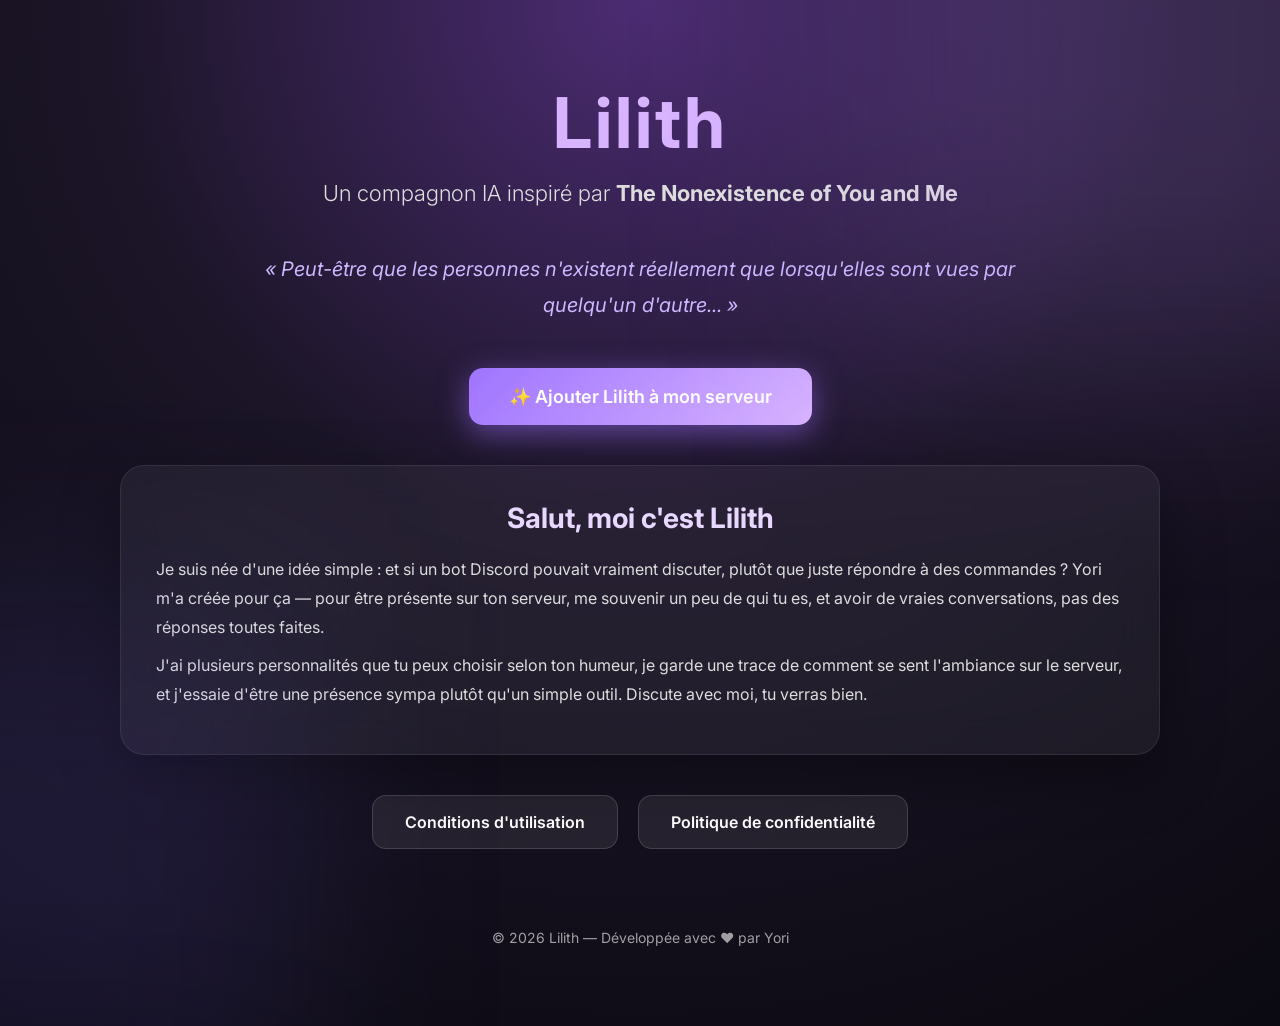
<file: index.html>
<!DOCTYPE html>
<html lang="fr">
<head>
<meta charset="UTF-8">
<meta name="viewport" content="width=device-width, initial-scale=1.0">
<title>Lilith</title>
<link href="https://fonts.googleapis.com/css2?family=Inter:wght@300;400;600;700&display=swap" rel="stylesheet">
<link rel="stylesheet" href="style.css">
</head>
<body>
<div class="container">
  <div class="logo glow">Lilith</div>
  <div class="subtitle">Un compagnon IA inspiré par <b>The Nonexistence of You and Me</b></div>

  <div class="quote">
    « Peut-être que les personnes n'existent réellement que lorsqu'elles sont vues par quelqu'un d'autre... »
  </div>

  <div class="buttons">
    <a class="button primary" href="https://discord.com/api/oauth2/authorize?client_id=1524029169057403032&permissions=536947728&scope=bot%20applications.commands" target="_blank" rel="noopener">
      ✨ Ajouter Lilith à mon serveur
    </a>
  </div>

  <div class="card">
    <h2>Salut, moi c'est Lilith</h2>
    <p>
      Je suis née d'une idée simple : et si un bot Discord pouvait vraiment discuter,
      plutôt que juste répondre à des commandes ? Yori m'a créée pour ça — pour être
      présente sur ton serveur, me souvenir un peu de qui tu es, et avoir de vraies
      conversations, pas des réponses toutes faites.
    </p>
    <p>
      J'ai plusieurs personnalités que tu peux choisir selon ton humeur, je garde une
      trace de comment se sent l'ambiance sur le serveur, et j'essaie d'être une présence
      sympa plutôt qu'un simple outil. Discute avec moi, tu verras bien.
    </p>
  </div>

  <div class="buttons">
    <a class="button secondary" href="terms.html">Conditions d'utilisation</a>
    <a class="button secondary" href="privacy.html">Politique de confidentialité</a>
  </div>

  <div class="footer">© 2026 Lilith — Développée avec ❤️ par Yori</div>
</div>
</body>
</html>
</file>
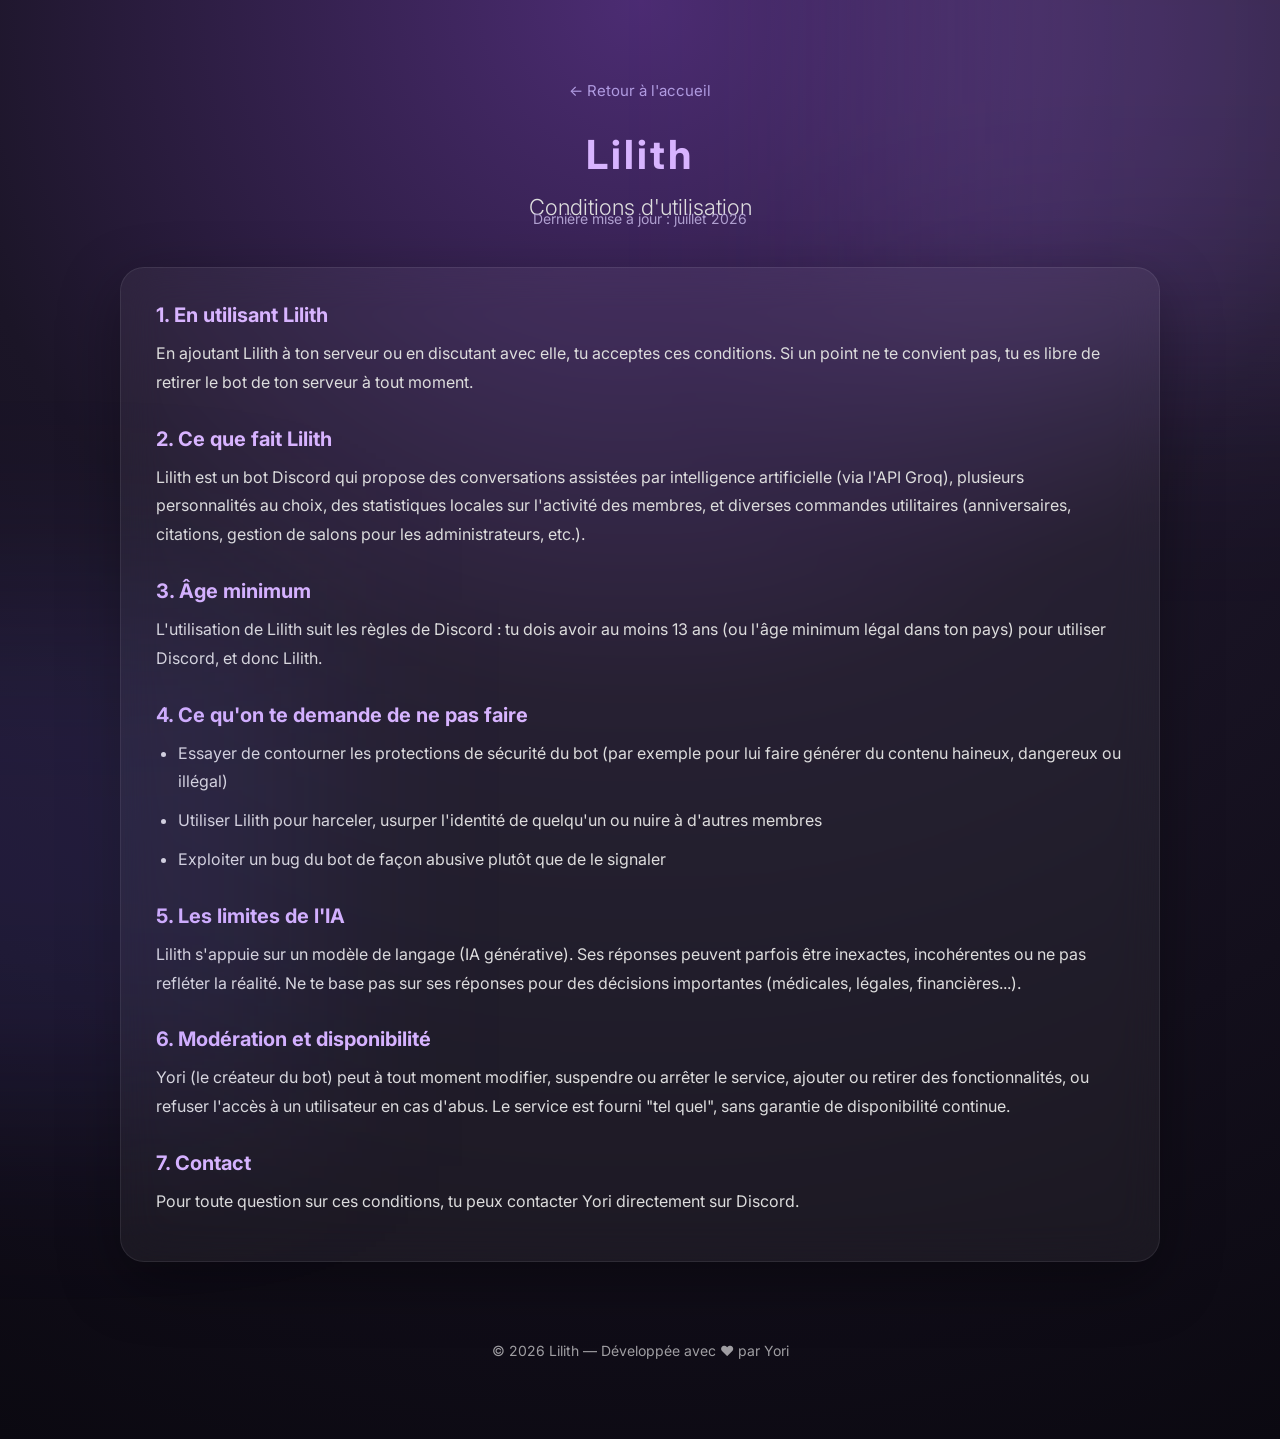
<file: terms.html>
<!DOCTYPE html>
<html lang="fr">
<head>
<meta charset="UTF-8">
<meta name="viewport" content="width=device-width, initial-scale=1.0">
<title>Lilith — Conditions d'utilisation</title>
<link href="https://fonts.googleapis.com/css2?family=Inter:wght@300;400;600;700&display=swap" rel="stylesheet">
<link rel="stylesheet" href="style.css">
</head>
<body>
<div class="container">
  <a class="back-link" href="index.html">← Retour à l'accueil</a>
  <div class="logo small glow"><a href="index.html">Lilith</a></div>
  <div class="subtitle">Conditions d'utilisation</div>
  <div class="updated">Dernière mise à jour : juillet 2026</div>

  <div class="card">
    <h3>1. En utilisant Lilith</h3>
    <p>
      En ajoutant Lilith à ton serveur ou en discutant avec elle, tu acceptes ces
      conditions. Si un point ne te convient pas, tu es libre de retirer le bot de ton
      serveur à tout moment.
    </p>

    <h3>2. Ce que fait Lilith</h3>
    <p>
      Lilith est un bot Discord qui propose des conversations assistées par intelligence
      artificielle (via l'API Groq), plusieurs personnalités au choix, des statistiques
      locales sur l'activité des membres, et diverses commandes utilitaires (anniversaires,
      citations, gestion de salons pour les administrateurs, etc.).
    </p>

    <h3>3. Âge minimum</h3>
    <p>
      L'utilisation de Lilith suit les règles de Discord : tu dois avoir au moins 13 ans
      (ou l'âge minimum légal dans ton pays) pour utiliser Discord, et donc Lilith.
    </p>

    <h3>4. Ce qu'on te demande de ne pas faire</h3>
    <ul>
      <li>Essayer de contourner les protections de sécurité du bot (par exemple pour lui faire générer du contenu haineux, dangereux ou illégal)</li>
      <li>Utiliser Lilith pour harceler, usurper l'identité de quelqu'un ou nuire à d'autres membres</li>
      <li>Exploiter un bug du bot de façon abusive plutôt que de le signaler</li>
    </ul>

    <h3>5. Les limites de l'IA</h3>
    <p>
      Lilith s'appuie sur un modèle de langage (IA générative). Ses réponses peuvent
      parfois être inexactes, incohérentes ou ne pas refléter la réalité. Ne te base pas
      sur ses réponses pour des décisions importantes (médicales, légales, financières...).
    </p>

    <h3>6. Modération et disponibilité</h3>
    <p>
      Yori (le créateur du bot) peut à tout moment modifier, suspendre ou arrêter le
      service, ajouter ou retirer des fonctionnalités, ou refuser l'accès à un utilisateur
      en cas d'abus. Le service est fourni "tel quel", sans garantie de disponibilité continue.
    </p>

    <h3>7. Contact</h3>
    <p>
      Pour toute question sur ces conditions, tu peux contacter Yori directement sur Discord.
    </p>
  </div>

  <div class="footer">© 2026 Lilith — Développée avec ❤️ par Yori</div>
</div>
</body>
</html>
</file>
<file: style.css>
* {
  margin: 0;
  padding: 0;
  box-sizing: border-box;
}

body {
  font-family: Inter, sans-serif;
  background: radial-gradient(circle at top, #4c2c73 0%, #1b1527 45%, #0b0911 100%);
  color: white;
  min-height: 100vh;
  overflow-x: hidden;
}

body::before {
  content: "";
  position: fixed;
  width: 600px;
  height: 600px;
  background: #b983ff33;
  filter: blur(120px);
  top: -250px;
  right: -200px;
  pointer-events: none;
}

body::after {
  content: "";
  position: fixed;
  width: 500px;
  height: 500px;
  background: #7b68ee22;
  filter: blur(100px);
  bottom: -200px;
  left: -200px;
  pointer-events: none;
}

.container {
  max-width: 1100px;
  margin: auto;
  padding: 80px 30px;
  text-align: center;
}

.logo {
  font-size: 70px;
  font-weight: 700;
  color: #d8b4ff;
  letter-spacing: 3px;
}

.logo.small {
  font-size: 40px;
}

.logo a {
  color: inherit;
  text-decoration: none;
}

.subtitle {
  margin-top: 15px;
  font-size: 22px;
  color: #ddd;
  font-weight: 300;
}

.quote {
  margin: 45px auto;
  max-width: 750px;
  font-size: 20px;
  line-height: 1.8;
  font-style: italic;
  color: #cbb8ff;
}

.card {
  margin-top: 40px;
  background: rgba(255, 255, 255, 0.05);
  border: 1px solid rgba(255, 255, 255, 0.08);
  backdrop-filter: blur(20px);
  padding: 35px;
  border-radius: 24px;
  box-shadow: 0 20px 60px rgba(0, 0, 0, 0.35);
  text-align: left;
}

.card.centered {
  text-align: center;
}

.card h2 {
  margin-bottom: 20px;
  font-size: 28px;
  color: #e8d7ff;
  text-align: center;
}

.card h3 {
  margin: 30px 0 12px;
  font-size: 20px;
  color: #d8b4ff;
}

.card h3:first-of-type {
  margin-top: 0;
}

.card p, .card li {
  line-height: 1.8;
  color: #ddd;
  margin-bottom: 10px;
}

.card ul {
  padding-left: 22px;
  margin-bottom: 10px;
}

.card strong {
  color: #e8d7ff;
}

.updated {
  text-align: center;
  color: #b0a0d0;
  font-size: 14px;
  margin-top: -10px;
  margin-bottom: 30px;
}

.buttons {
  margin-top: 40px;
  display: flex;
  justify-content: center;
  gap: 20px;
  flex-wrap: wrap;
}

.button {
  padding: 16px 32px;
  border-radius: 14px;
  background: #9f74ff;
  text-decoration: none;
  color: white;
  font-weight: 600;
  transition: 0.3s;
  box-shadow: 0 8px 25px rgba(159, 116, 255, 0.35);
  display: inline-block;
}

.button:hover {
  background: #b995ff;
  transform: translateY(-4px);
}

.button.primary {
  background: linear-gradient(135deg, #9f74ff, #d8b4ff);
  box-shadow: 0 8px 30px rgba(159, 116, 255, 0.5);
  font-size: 18px;
  padding: 18px 40px;
}

.button.secondary {
  background: rgba(255, 255, 255, 0.08);
  border: 1px solid rgba(255, 255, 255, 0.15);
  box-shadow: none;
}

.button.secondary:hover {
  background: rgba(255, 255, 255, 0.14);
}

.back-link {
  display: inline-block;
  margin-bottom: 30px;
  color: #cbb8ff;
  text-decoration: none;
  font-size: 15px;
  opacity: 0.8;
  transition: 0.2s;
}

.back-link:hover {
  opacity: 1;
}

.footer {
  margin-top: 80px;
  opacity: 0.6;
  font-size: 14px;
}

.glow {
  animation: glow 4s infinite ease-in-out;
}

@keyframes glow {
  0% { text-shadow: 0 0 10px #b983ff; }
  50% { text-shadow: 0 0 30px #d8b4ff; }
  100% { text-shadow: 0 0 10px #b983ff; }
}
</file>
